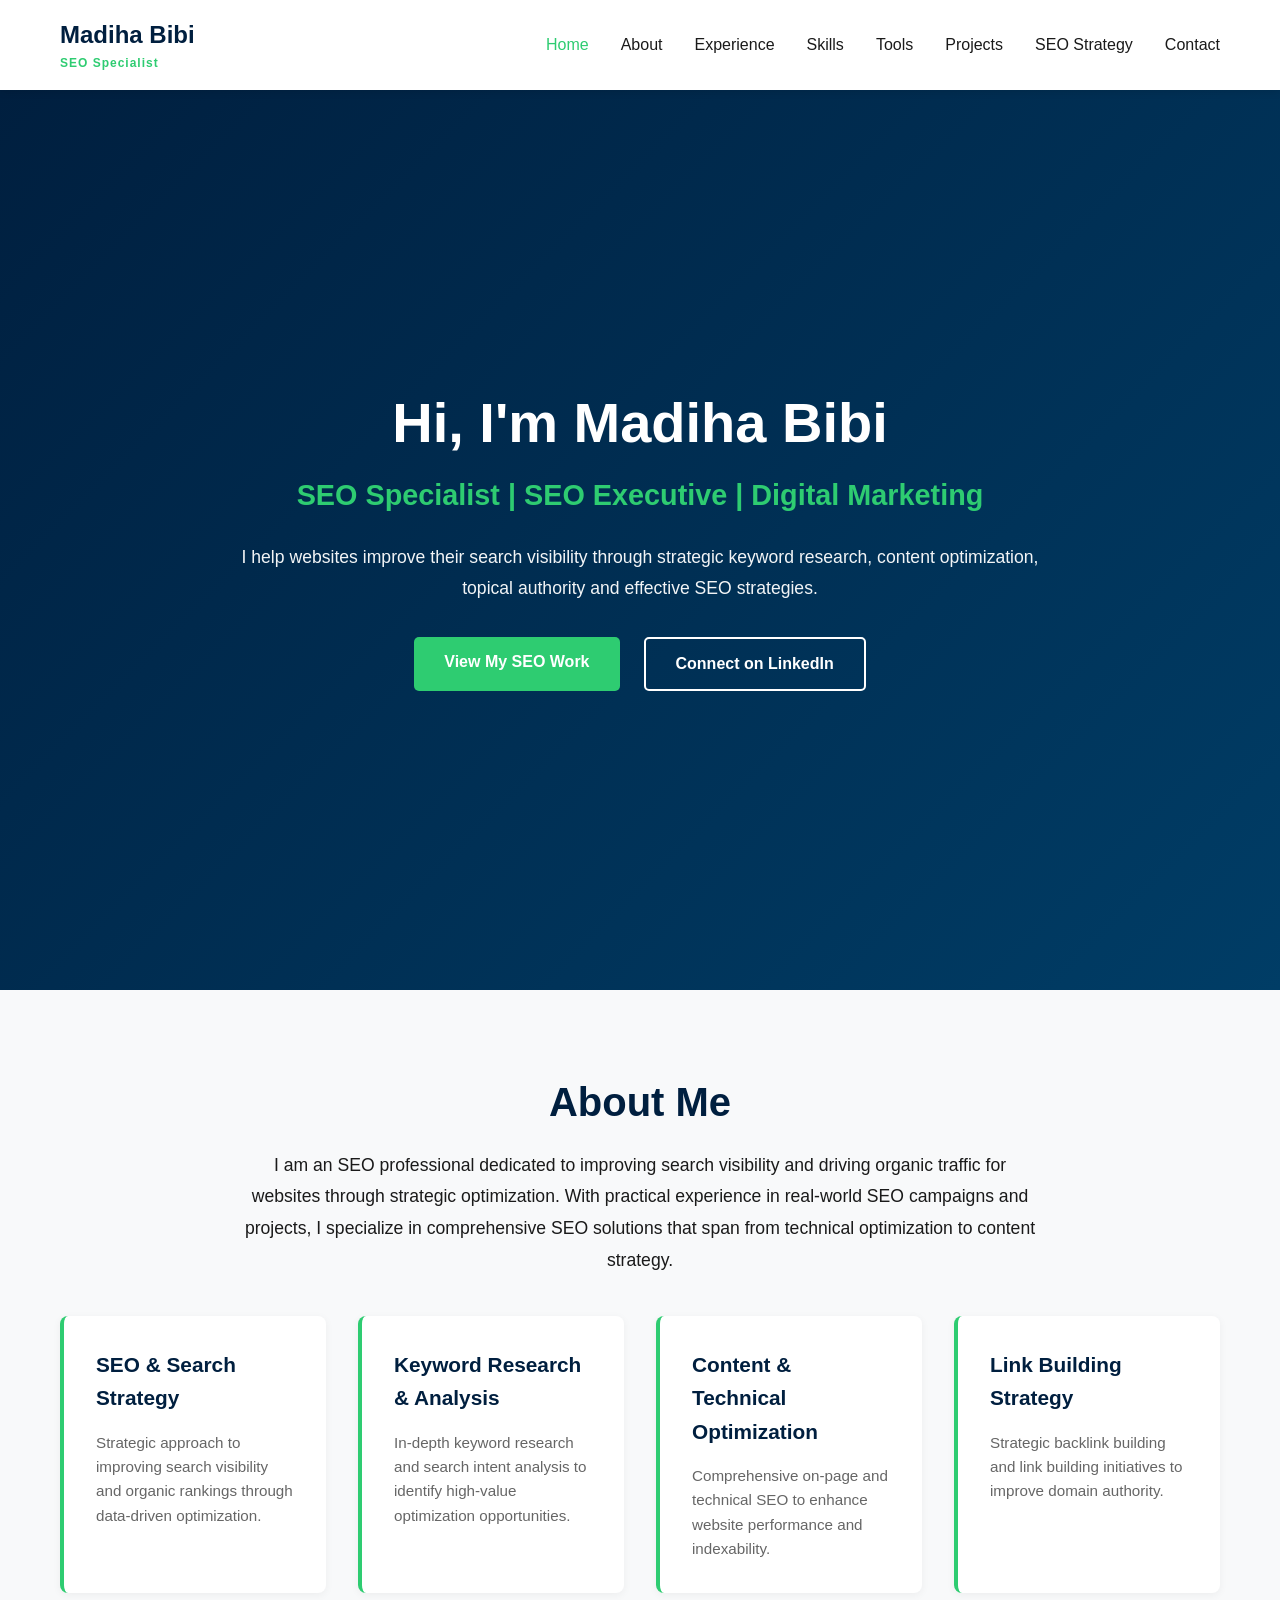
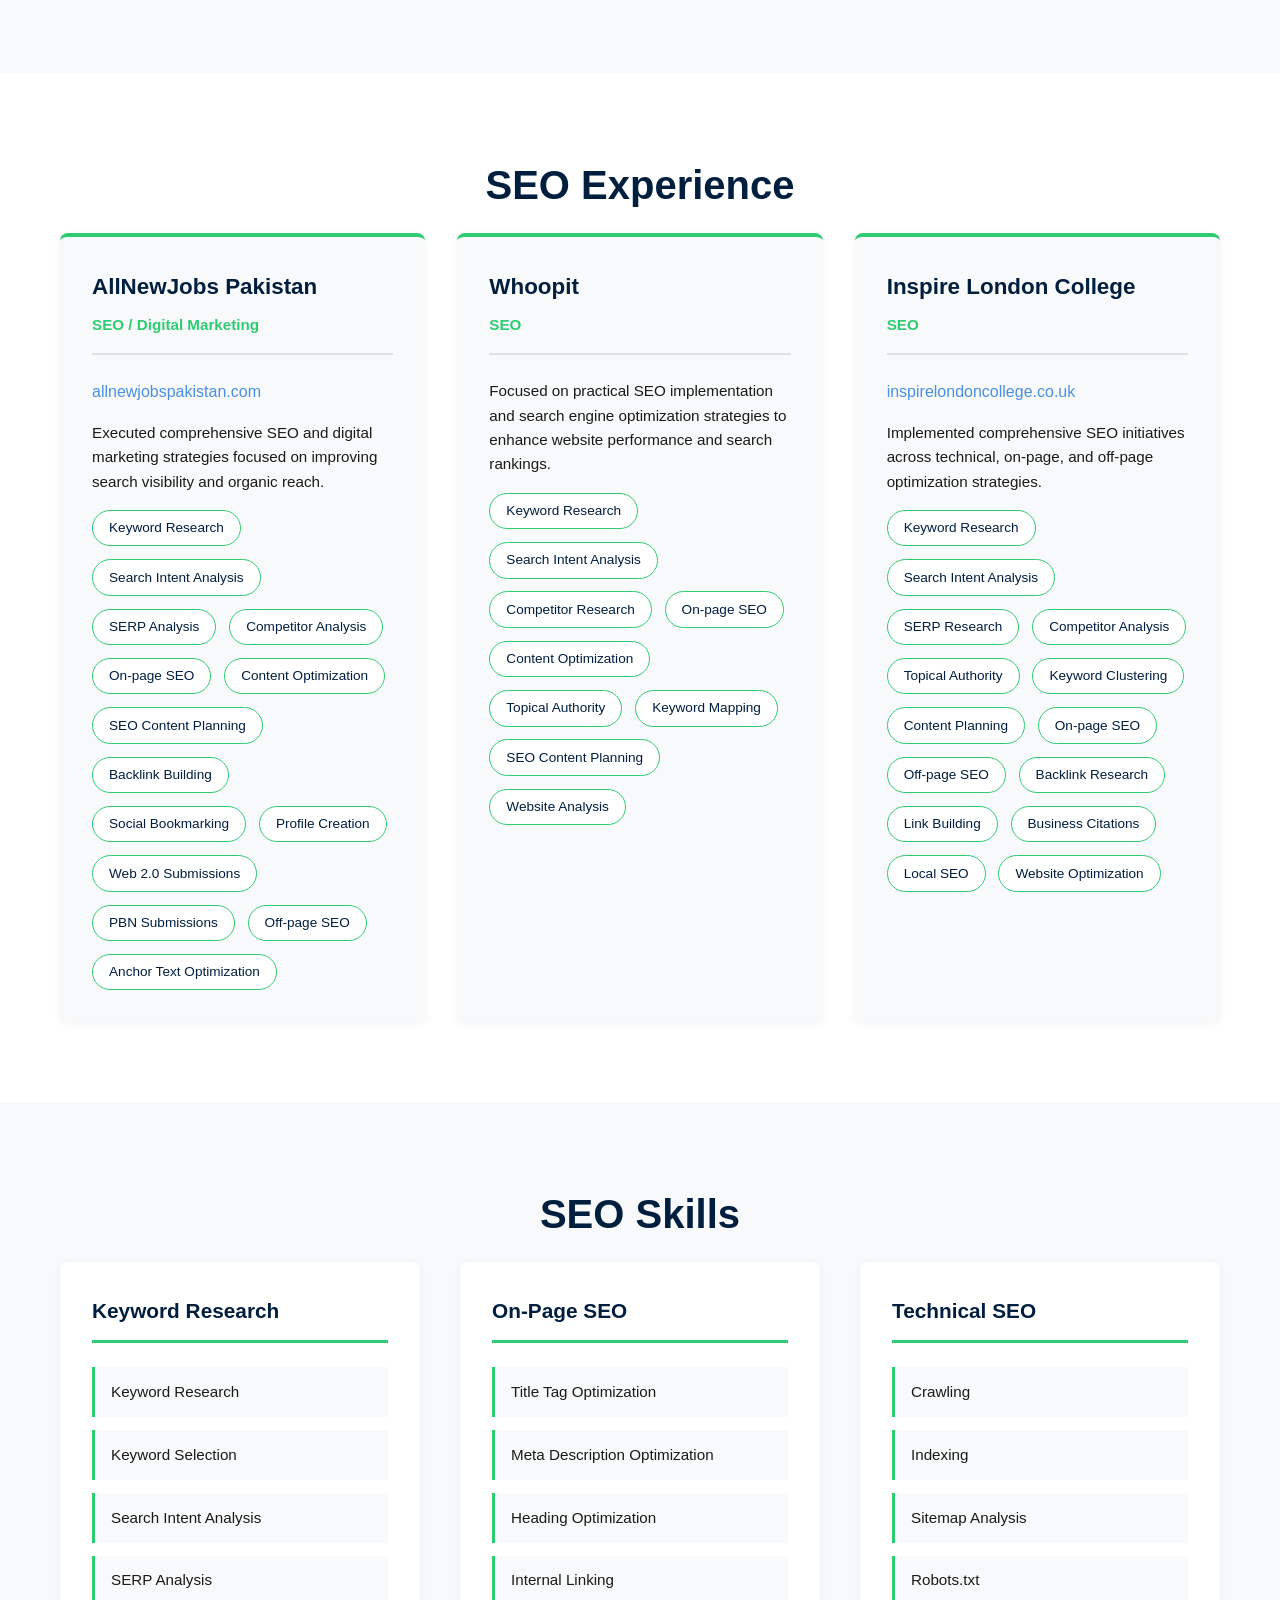
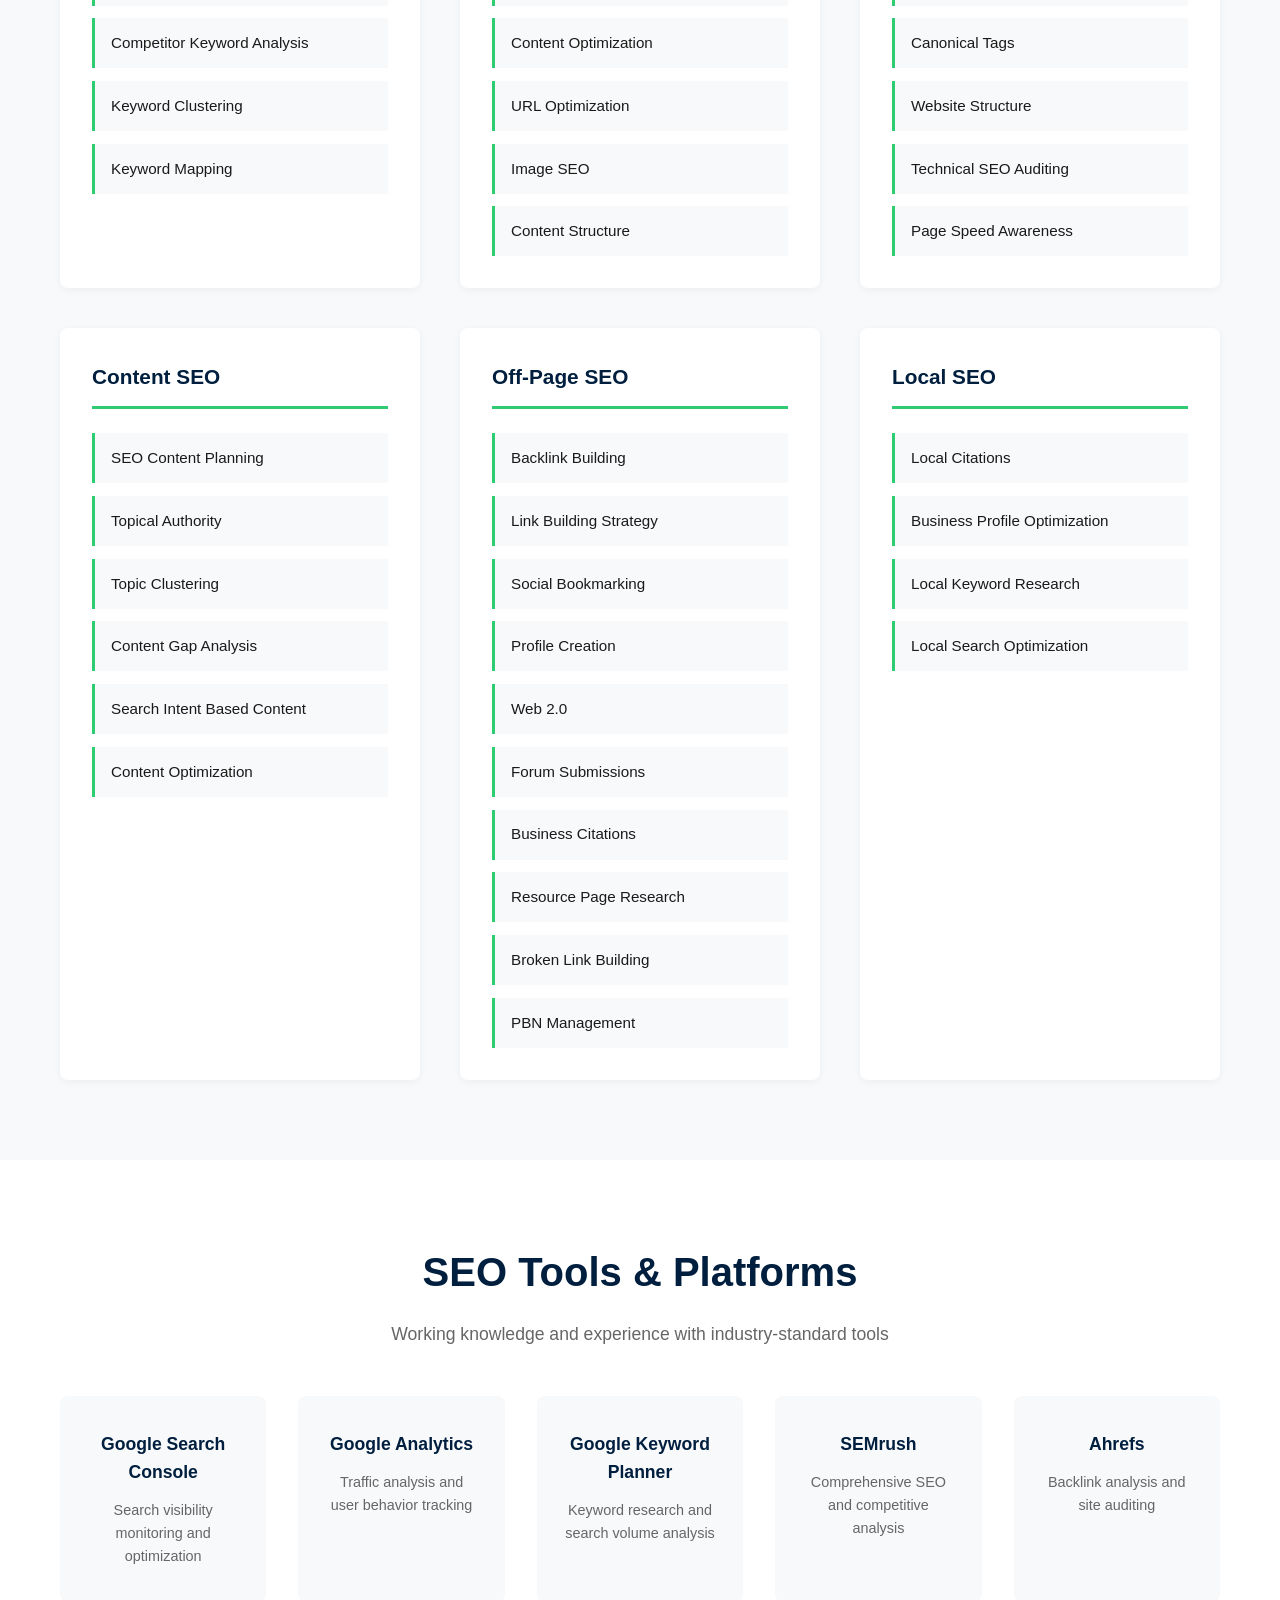
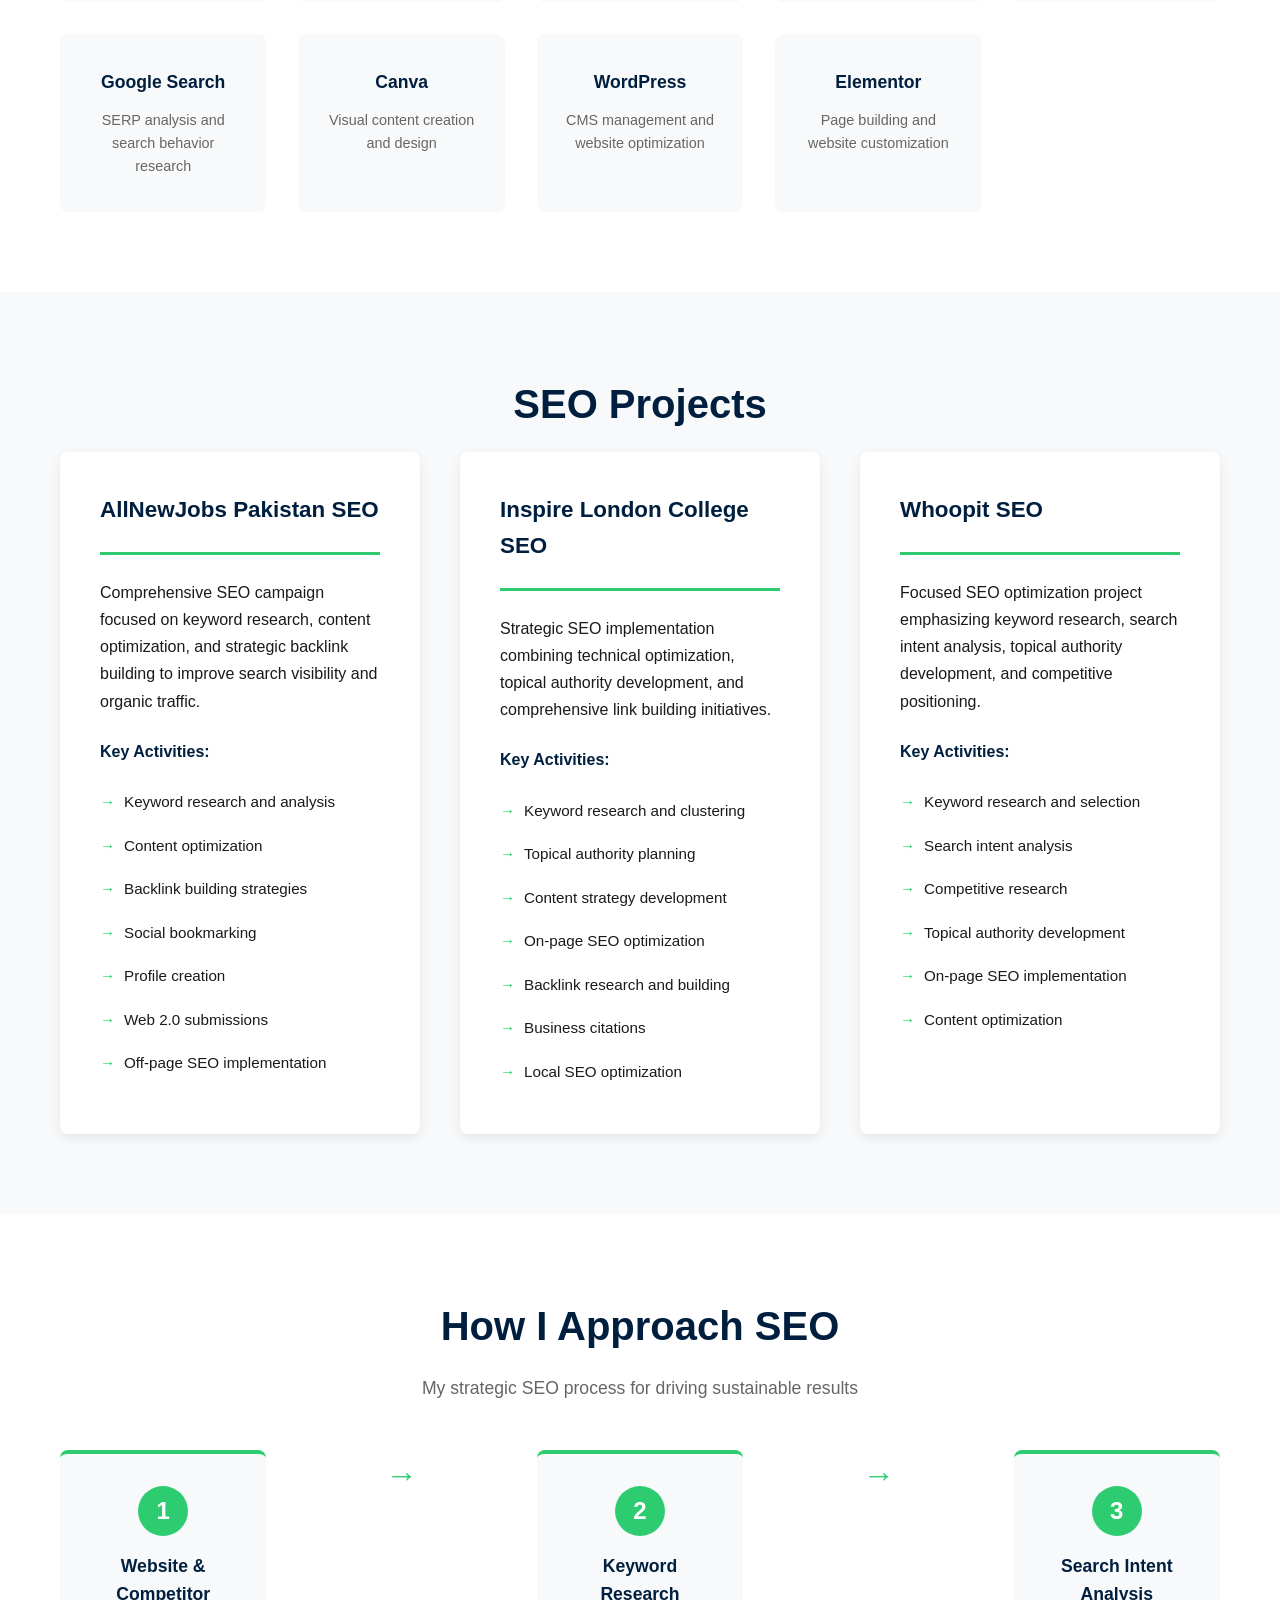
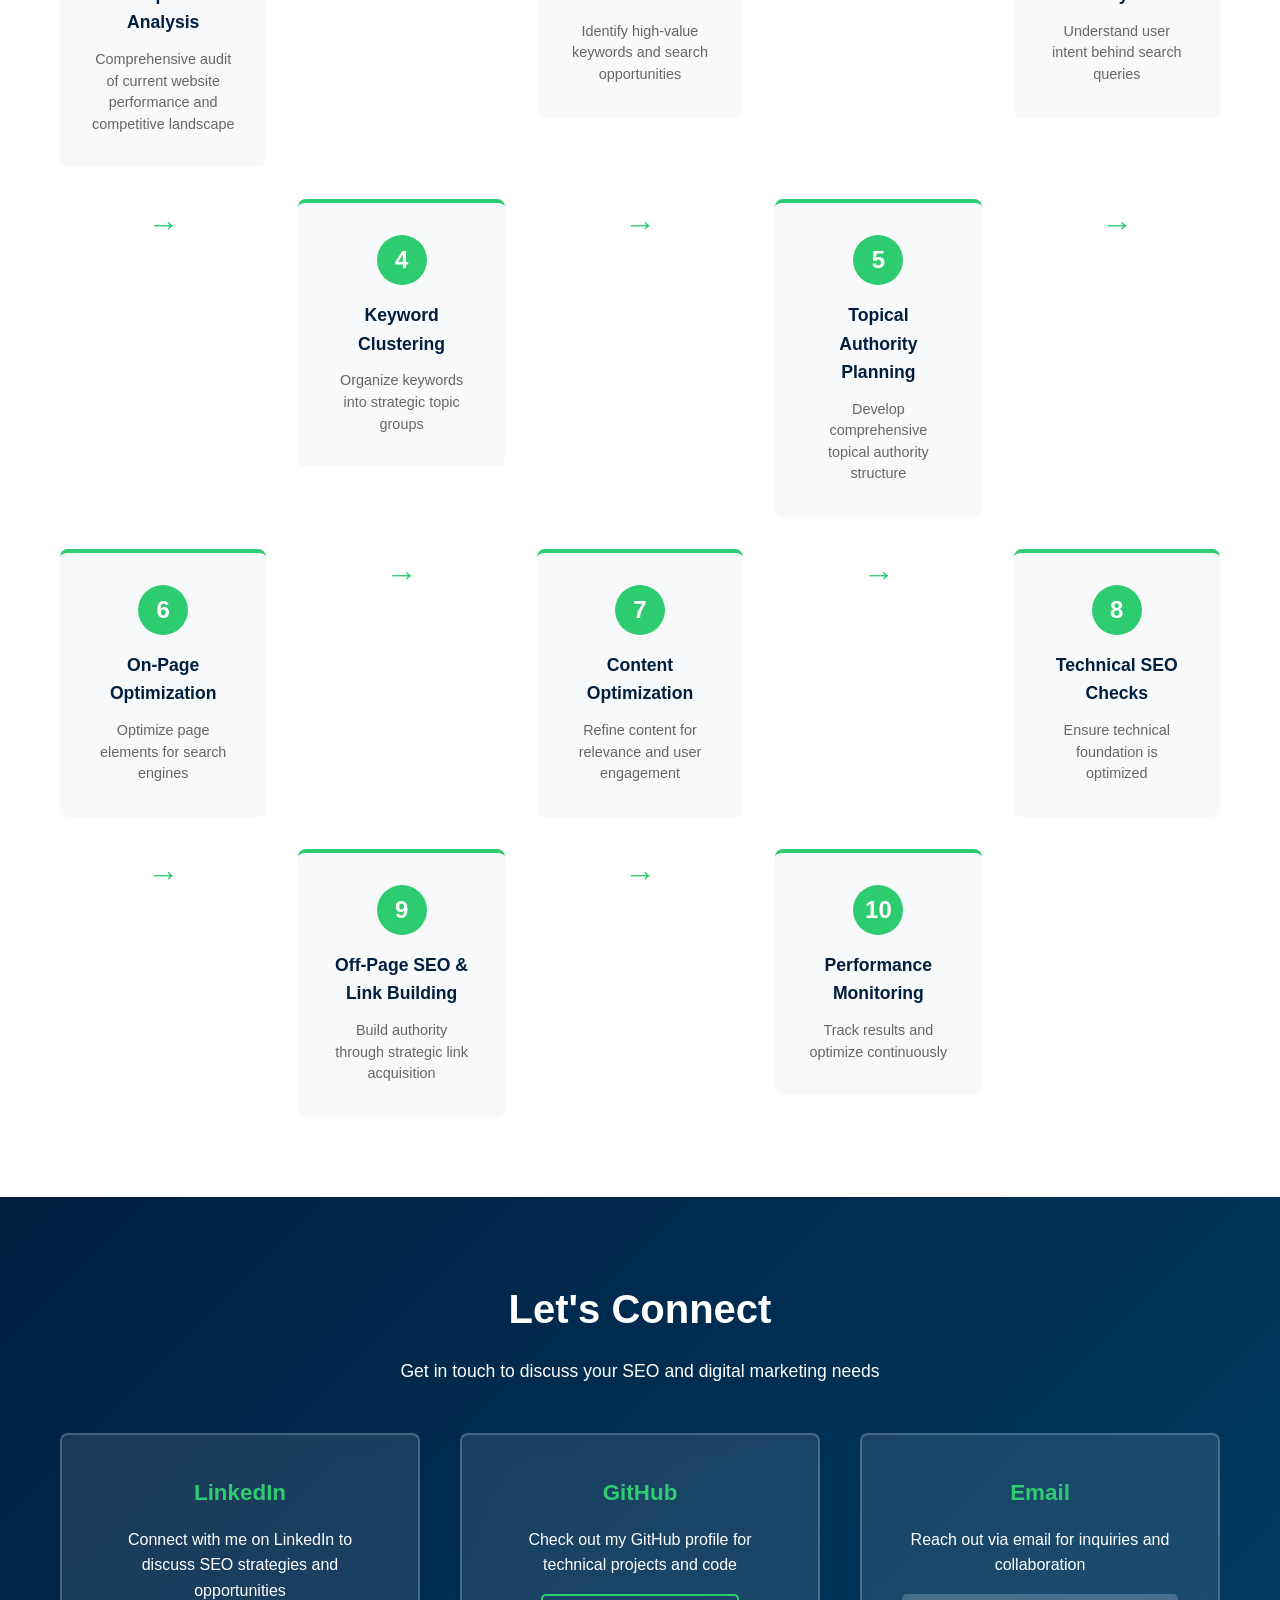
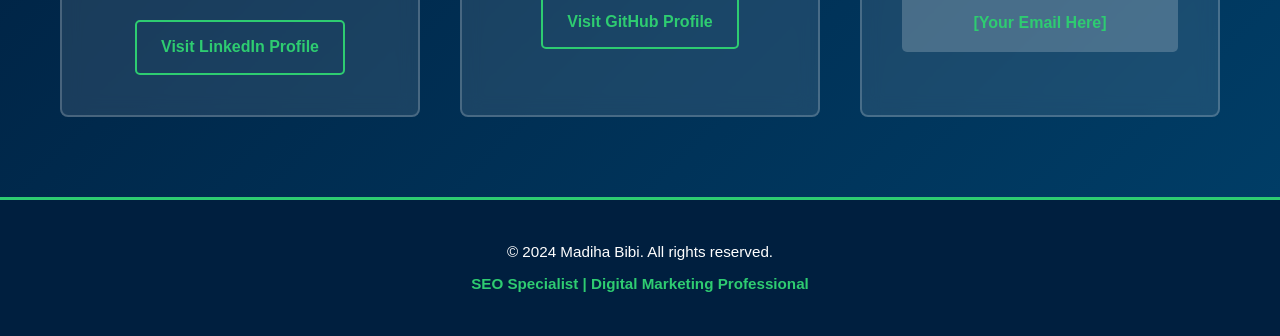
<file: index.html>
<!DOCTYPE html>
<html lang="en">
<head>
    <meta charset="UTF-8">
    <meta name="viewport" content="width=device-width, initial-scale=1.0">
    <meta name="description" content="Madiha Bibi - SEO Specialist & Digital Marketing Professional. Expert in keyword research, content optimization, technical SEO, and link building strategies.">
    <meta name="keywords" content="SEO, Digital Marketing, Keyword Research, Content Optimization, Technical SEO, Link Building">
    <meta name="google-site-verification" content="T4ngSgJh2i5nm80GUe09d8DK3U6ITZxuXnrT5snzVE8" />
    <meta name="author" content="Madiha Bibi">
    
    <!-- Open Graph Tags -->
    <meta property="og:title" content="Madiha Bibi - SEO Specialist & Digital Marketing Professional">
    <meta property="og:description" content="Expert SEO professional specializing in keyword research, content optimization, and strategic link building.">
    <meta property="og:type" content="website">
    <meta property="og:url" content="">
    
    <title>Madiha Bibi - SEO Specialist & Digital Marketing Professional</title>
    <link rel="stylesheet" href="style.css">
</head>
<body>
    <!-- Navigation -->
    <nav class="navbar">
        <div class="nav-container">
            <div class="nav-logo">
                <span class="logo-text">Madiha Bibi</span>
                <span class="logo-subtitle">SEO Specialist</span>
            </div>
            <ul class="nav-menu">
                <li class="nav-item"><a href="#home" class="nav-link">Home</a></li>
                <li class="nav-item"><a href="#about" class="nav-link">About</a></li>
                <li class="nav-item"><a href="#experience" class="nav-link">Experience</a></li>
                <li class="nav-item"><a href="#skills" class="nav-link">Skills</a></li>
                <li class="nav-item"><a href="#tools" class="nav-link">Tools</a></li>
                <li class="nav-item"><a href="#projects" class="nav-link">Projects</a></li>
                <li class="nav-item"><a href="#strategy" class="nav-link">SEO Strategy</a></li>
                <li class="nav-item"><a href="#contact" class="nav-link">Contact</a></li>
            </ul>
            <div class="hamburger">
                <span class="bar"></span>
                <span class="bar"></span>
                <span class="bar"></span>
            </div>
        </div>
    </nav>

    <!-- Hero Section -->
    <section id="home" class="hero">
        <div class="hero-content">
            <h1 class="hero-title">Hi, I'm Madiha Bibi</h1>
            <p class="hero-subtitle">SEO Specialist | SEO Executive | Digital Marketing</p>
            <p class="hero-description">I help websites improve their search visibility through strategic keyword research, content optimization, topical authority and effective SEO strategies.</p>
            <div class="hero-buttons">
                <a href="#projects" class="btn btn-primary">View My SEO Work</a>
                <a href="https://www.linkedin.com/in/madiha-bibi-seo/" target="_blank" class="btn btn-secondary">Connect on LinkedIn</a>
            </div>
        </div>
    </section>

    <!-- About Section -->
    <section id="about" class="about">
        <div class="container">
            <h2 class="section-title">About Me</h2>
            <div class="about-content">
                <p class="about-text">I am an SEO professional dedicated to improving search visibility and driving organic traffic for websites through strategic optimization. With practical experience in real-world SEO campaigns and projects, I specialize in comprehensive SEO solutions that span from technical optimization to content strategy.</p>
                
                <div class="about-highlights">
                    <div class="highlight-card">
                        <h3>SEO & Search Strategy</h3>
                        <p>Strategic approach to improving search visibility and organic rankings through data-driven optimization.</p>
                    </div>
                    <div class="highlight-card">
                        <h3>Keyword Research & Analysis</h3>
                        <p>In-depth keyword research and search intent analysis to identify high-value optimization opportunities.</p>
                    </div>
                    <div class="highlight-card">
                        <h3>Content & Technical Optimization</h3>
                        <p>Comprehensive on-page and technical SEO to enhance website performance and indexability.</p>
                    </div>
                    <div class="highlight-card">
                        <h3>Link Building Strategy</h3>
                        <p>Strategic backlink building and link building initiatives to improve domain authority.</p>
                    </div>
                </div>
            </div>
        </div>
    </section>

    <!-- SEO Experience Section -->
    <section id="experience" class="experience">
        <div class="container">
            <h2 class="section-title">SEO Experience</h2>
            
            <div class="experience-grid">
                <!-- AllNewJobs Pakistan -->
                <div class="experience-card">
                    <div class="experience-header">
                        <h3 class="experience-title">AllNewJobs Pakistan</h3>
                        <span class="experience-position">SEO / Digital Marketing</span>
                    </div>
                    <p class="experience-url"><a href="https://allnewjobspakistan.com/" target="_blank">allnewjobspakistan.com</a></p>
                    <div class="experience-details">
                        <p class="experience-intro">Executed comprehensive SEO and digital marketing strategies focused on improving search visibility and organic reach.</p>
                        <div class="skills-list">
                            <span class="skill-tag">Keyword Research</span>
                            <span class="skill-tag">Search Intent Analysis</span>
                            <span class="skill-tag">SERP Analysis</span>
                            <span class="skill-tag">Competitor Analysis</span>
                            <span class="skill-tag">On-page SEO</span>
                            <span class="skill-tag">Content Optimization</span>
                            <span class="skill-tag">SEO Content Planning</span>
                            <span class="skill-tag">Backlink Building</span>
                            <span class="skill-tag">Social Bookmarking</span>
                            <span class="skill-tag">Profile Creation</span>
                            <span class="skill-tag">Web 2.0 Submissions</span>
                            <span class="skill-tag">PBN Submissions</span>
                            <span class="skill-tag">Off-page SEO</span>
                            <span class="skill-tag">Anchor Text Optimization</span>
                        </div>
                    </div>
                </div>

                <!-- Whoopit -->
                <div class="experience-card">
                    <div class="experience-header">
                        <h3 class="experience-title">Whoopit</h3>
                        <span class="experience-position">SEO</span>
                    </div>
                    <div class="experience-details">
                        <p class="experience-intro">Focused on practical SEO implementation and search engine optimization strategies to enhance website performance and search rankings.</p>
                        <div class="skills-list">
                            <span class="skill-tag">Keyword Research</span>
                            <span class="skill-tag">Search Intent Analysis</span>
                            <span class="skill-tag">Competitor Research</span>
                            <span class="skill-tag">On-page SEO</span>
                            <span class="skill-tag">Content Optimization</span>
                            <span class="skill-tag">Topical Authority</span>
                            <span class="skill-tag">Keyword Mapping</span>
                            <span class="skill-tag">SEO Content Planning</span>
                            <span class="skill-tag">Website Analysis</span>
                        </div>
                    </div>
                </div>

                <!-- Inspire London College -->
                <div class="experience-card">
                    <div class="experience-header">
                        <h3 class="experience-title">Inspire London College</h3>
                        <span class="experience-position">SEO</span>
                    </div>
                    <p class="experience-url"><a href="https://inspirelondoncollege.co.uk/" target="_blank">inspirelondoncollege.co.uk</a></p>
                    <div class="experience-details">
                        <p class="experience-intro">Implemented comprehensive SEO initiatives across technical, on-page, and off-page optimization strategies.</p>
                        <div class="skills-list">
                            <span class="skill-tag">Keyword Research</span>
                            <span class="skill-tag">Search Intent Analysis</span>
                            <span class="skill-tag">SERP Research</span>
                            <span class="skill-tag">Competitor Analysis</span>
                            <span class="skill-tag">Topical Authority</span>
                            <span class="skill-tag">Keyword Clustering</span>
                            <span class="skill-tag">Content Planning</span>
                            <span class="skill-tag">On-page SEO</span>
                            <span class="skill-tag">Off-page SEO</span>
                            <span class="skill-tag">Backlink Research</span>
                            <span class="skill-tag">Link Building</span>
                            <span class="skill-tag">Business Citations</span>
                            <span class="skill-tag">Local SEO</span>
                            <span class="skill-tag">Website Optimization</span>
                        </div>
                    </div>
                </div>
            </div>
        </div>
    </section>

    <!-- Skills Section -->
    <section id="skills" class="skills">
        <div class="container">
            <h2 class="section-title">SEO Skills</h2>
            
            <div class="skills-categories">
                <!-- Keyword Research -->
                <div class="skill-category">
                    <h3 class="category-title">Keyword Research</h3>
                    <div class="skill-items">
                        <div class="skill-item">Keyword Research</div>
                        <div class="skill-item">Keyword Selection</div>
                        <div class="skill-item">Search Intent Analysis</div>
                        <div class="skill-item">SERP Analysis</div>
                        <div class="skill-item">Competitor Keyword Analysis</div>
                        <div class="skill-item">Keyword Clustering</div>
                        <div class="skill-item">Keyword Mapping</div>
                    </div>
                </div>

                <!-- On-Page SEO -->
                <div class="skill-category">
                    <h3 class="category-title">On-Page SEO</h3>
                    <div class="skill-items">
                        <div class="skill-item">Title Tag Optimization</div>
                        <div class="skill-item">Meta Description Optimization</div>
                        <div class="skill-item">Heading Optimization</div>
                        <div class="skill-item">Internal Linking</div>
                        <div class="skill-item">Content Optimization</div>
                        <div class="skill-item">URL Optimization</div>
                        <div class="skill-item">Image SEO</div>
                        <div class="skill-item">Content Structure</div>
                    </div>
                </div>

                <!-- Technical SEO -->
                <div class="skill-category">
                    <h3 class="category-title">Technical SEO</h3>
                    <div class="skill-items">
                        <div class="skill-item">Crawling</div>
                        <div class="skill-item">Indexing</div>
                        <div class="skill-item">Sitemap Analysis</div>
                        <div class="skill-item">Robots.txt</div>
                        <div class="skill-item">Canonical Tags</div>
                        <div class="skill-item">Website Structure</div>
                        <div class="skill-item">Technical SEO Auditing</div>
                        <div class="skill-item">Page Speed Awareness</div>
                    </div>
                </div>

                <!-- Content SEO -->
                <div class="skill-category">
                    <h3 class="category-title">Content SEO</h3>
                    <div class="skill-items">
                        <div class="skill-item">SEO Content Planning</div>
                        <div class="skill-item">Topical Authority</div>
                        <div class="skill-item">Topic Clustering</div>
                        <div class="skill-item">Content Gap Analysis</div>
                        <div class="skill-item">Search Intent Based Content</div>
                        <div class="skill-item">Content Optimization</div>
                    </div>
                </div>

                <!-- Off-Page SEO -->
                <div class="skill-category">
                    <h3 class="category-title">Off-Page SEO</h3>
                    <div class="skill-items">
                        <div class="skill-item">Backlink Building</div>
                        <div class="skill-item">Link Building Strategy</div>
                        <div class="skill-item">Social Bookmarking</div>
                        <div class="skill-item">Profile Creation</div>
                        <div class="skill-item">Web 2.0</div>
                        <div class="skill-item">Forum Submissions</div>
                        <div class="skill-item">Business Citations</div>
                        <div class="skill-item">Resource Page Research</div>
                        <div class="skill-item">Broken Link Building</div>
                        <div class="skill-item">PBN Management</div>
                    </div>
                </div>

                <!-- Local SEO -->
                <div class="skill-category">
                    <h3 class="category-title">Local SEO</h3>
                    <div class="skill-items">
                        <div class="skill-item">Local Citations</div>
                        <div class="skill-item">Business Profile Optimization</div>
                        <div class="skill-item">Local Keyword Research</div>
                        <div class="skill-item">Local Search Optimization</div>
                    </div>
                </div>
            </div>
        </div>
    </section>

    <!-- Tools Section -->
    <section id="tools" class="tools">
        <div class="container">
            <h2 class="section-title">SEO Tools & Platforms</h2>
            <p class="section-subtitle">Working knowledge and experience with industry-standard tools</p>
            
            <div class="tools-grid">
                <div class="tool-card">
                    <h3>Google Search Console</h3>
                    <p>Search visibility monitoring and optimization</p>
                </div>
                <div class="tool-card">
                    <h3>Google Analytics</h3>
                    <p>Traffic analysis and user behavior tracking</p>
                </div>
                <div class="tool-card">
                    <h3>Google Keyword Planner</h3>
                    <p>Keyword research and search volume analysis</p>
                </div>
                <div class="tool-card">
                    <h3>SEMrush</h3>
                    <p>Comprehensive SEO and competitive analysis</p>
                </div>
                <div class="tool-card">
                    <h3>Ahrefs</h3>
                    <p>Backlink analysis and site auditing</p>
                </div>
                <div class="tool-card">
                    <h3>Google Search</h3>
                    <p>SERP analysis and search behavior research</p>
                </div>
                <div class="tool-card">
                    <h3>Canva</h3>
                    <p>Visual content creation and design</p>
                </div>
                <div class="tool-card">
                    <h3>WordPress</h3>
                    <p>CMS management and website optimization</p>
                </div>
                <div class="tool-card">
                    <h3>Elementor</h3>
                    <p>Page building and website customization</p>
                </div>
            </div>
        </div>
    </section>

    <!-- SEO Projects Section -->
    <section id="projects" class="projects">
        <div class="container">
            <h2 class="section-title">SEO Projects</h2>
            
            <div class="projects-grid">
                <!-- AllNewJobs Pakistan SEO -->
                <div class="project-card">
                    <div class="project-header">
                        <h3 class="project-title">AllNewJobs Pakistan SEO</h3>
                    </div>
                    <p class="project-description">Comprehensive SEO campaign focused on keyword research, content optimization, and strategic backlink building to improve search visibility and organic traffic.</p>
                    <div class="project-activities">
                        <h4>Key Activities:</h4>
                        <ul>
                            <li>Keyword research and analysis</li>
                            <li>Content optimization</li>
                            <li>Backlink building strategies</li>
                            <li>Social bookmarking</li>
                            <li>Profile creation</li>
                            <li>Web 2.0 submissions</li>
                            <li>Off-page SEO implementation</li>
                        </ul>
                    </div>
                </div>

                <!-- Inspire London College SEO -->
                <div class="project-card">
                    <div class="project-header">
                        <h3 class="project-title">Inspire London College SEO</h3>
                    </div>
                    <p class="project-description">Strategic SEO implementation combining technical optimization, topical authority development, and comprehensive link building initiatives.</p>
                    <div class="project-activities">
                        <h4>Key Activities:</h4>
                        <ul>
                            <li>Keyword research and clustering</li>
                            <li>Topical authority planning</li>
                            <li>Content strategy development</li>
                            <li>On-page SEO optimization</li>
                            <li>Backlink research and building</li>
                            <li>Business citations</li>
                            <li>Local SEO optimization</li>
                        </ul>
                    </div>
                </div>

                <!-- Whoopit SEO -->
                <div class="project-card">
                    <div class="project-header">
                        <h3 class="project-title">Whoopit SEO</h3>
                    </div>
                    <p class="project-description">Focused SEO optimization project emphasizing keyword research, search intent analysis, topical authority development, and competitive positioning.</p>
                    <div class="project-activities">
                        <h4>Key Activities:</h4>
                        <ul>
                            <li>Keyword research and selection</li>
                            <li>Search intent analysis</li>
                            <li>Competitive research</li>
                            <li>Topical authority development</li>
                            <li>On-page SEO implementation</li>
                            <li>Content optimization</li>
                        </ul>
                    </div>
                </div>
            </div>
        </div>
    </section>

    <!-- SEO Strategy Section -->
    <section id="strategy" class="strategy">
        <div class="container">
            <h2 class="section-title">How I Approach SEO</h2>
            <p class="section-subtitle">My strategic SEO process for driving sustainable results</p>
            
            <div class="strategy-workflow">
                <div class="strategy-step">
                    <div class="step-number">1</div>
                    <h3>Website & Competitor Analysis</h3>
                    <p>Comprehensive audit of current website performance and competitive landscape</p>
                </div>
                <div class="strategy-arrow">→</div>
                <div class="strategy-step">
                    <div class="step-number">2</div>
                    <h3>Keyword Research</h3>
                    <p>Identify high-value keywords and search opportunities</p>
                </div>
                <div class="strategy-arrow">→</div>
                <div class="strategy-step">
                    <div class="step-number">3</div>
                    <h3>Search Intent Analysis</h3>
                    <p>Understand user intent behind search queries</p>
                </div>
                <div class="strategy-arrow">→</div>
                <div class="strategy-step">
                    <div class="step-number">4</div>
                    <h3>Keyword Clustering</h3>
                    <p>Organize keywords into strategic topic groups</p>
                </div>
                <div class="strategy-arrow">→</div>
                <div class="strategy-step">
                    <div class="step-number">5</div>
                    <h3>Topical Authority Planning</h3>
                    <p>Develop comprehensive topical authority structure</p>
                </div>
                <div class="strategy-arrow">→</div>
                <div class="strategy-step">
                    <div class="step-number">6</div>
                    <h3>On-Page Optimization</h3>
                    <p>Optimize page elements for search engines</p>
                </div>
                <div class="strategy-arrow">→</div>
                <div class="strategy-step">
                    <div class="step-number">7</div>
                    <h3>Content Optimization</h3>
                    <p>Refine content for relevance and user engagement</p>
                </div>
                <div class="strategy-arrow">→</div>
                <div class="strategy-step">
                    <div class="step-number">8</div>
                    <h3>Technical SEO Checks</h3>
                    <p>Ensure technical foundation is optimized</p>
                </div>
                <div class="strategy-arrow">→</div>
                <div class="strategy-step">
                    <div class="step-number">9</div>
                    <h3>Off-Page SEO & Link Building</h3>
                    <p>Build authority through strategic link acquisition</p>
                </div>
                <div class="strategy-arrow">→</div>
                <div class="strategy-step">
                    <div class="step-number">10</div>
                    <h3>Performance Monitoring</h3>
                    <p>Track results and optimize continuously</p>
                </div>
            </div>
        </div>
    </section>

    <!-- Contact Section -->
    <section id="contact" class="contact">
        <div class="container">
            <h2 class="section-title">Let's Connect</h2>
            <p class="section-subtitle">Get in touch to discuss your SEO and digital marketing needs</p>
            
            <div class="contact-content">
                <div class="contact-card">
                    <h3>LinkedIn</h3>
                    <p>Connect with me on LinkedIn to discuss SEO strategies and opportunities</p>
                    <a href="https://www.linkedin.com/in/madiha-bibi-seo/" target="_blank" class="contact-link">Visit LinkedIn Profile</a>
                </div>
                <div class="contact-card">
                    <h3>GitHub</h3>
                    <p>Check out my GitHub profile for technical projects and code</p>
                    <a href="https://github.com/M45-dot" target="_blank" class="contact-link">Visit GitHub Profile</a>
                </div>
                <div class="contact-card">
                    <h3>Email</h3>
                    <p>Reach out via email for inquiries and collaboration</p>
                    <p class="email-placeholder">[Your Email Here]</p>
                </div>
            </div>
        </div>
    </section>

    <!-- Footer -->
    <footer class="footer">
        <div class="container">
            <p>&copy; 2024 Madiha Bibi. All rights reserved.</p>
            <p>SEO Specialist | Digital Marketing Professional</p>
        </div>
    </footer>

    <script src="script.js"></script>
</body>
</html>
</file>
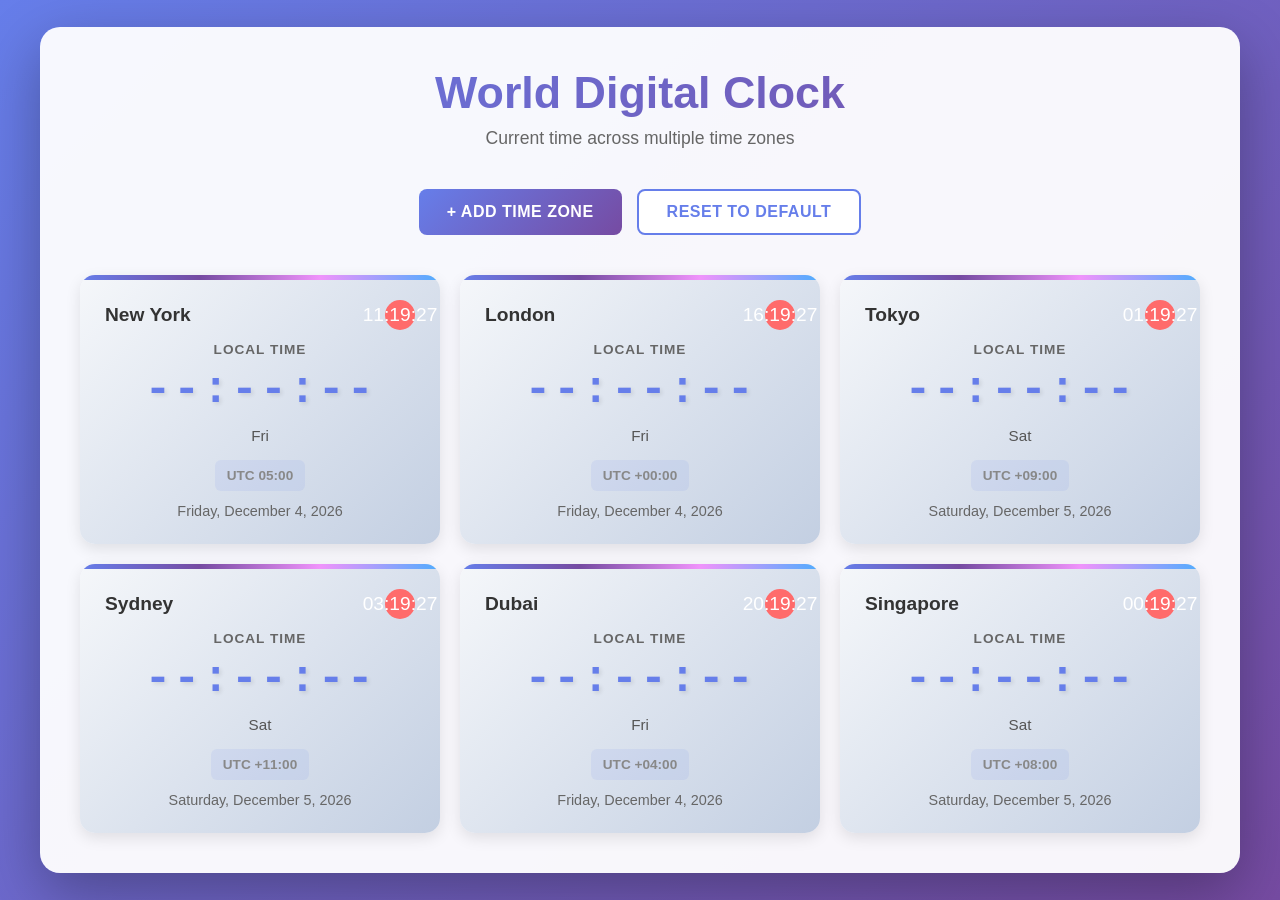
<file: clock.html>
<!DOCTYPE html>
<html lang="en">
<head>
    <meta charset="UTF-8">
    <meta name="viewport" content="width=device-width, initial-scale=1.0">
    <meta name="description" content="Digital Clock - Display current time in different time zones">
    <meta name="keywords" content="clock, time zones, digital clock, world clock">
    <meta name="author" content="Madiha Bibi">
    
    <title>Digital Clock - Multiple Time Zones</title>
    <link rel="stylesheet" href="clock-style.css">
</head>
<body>
    <div class="clock-container">
        <div class="header">
            <h1>World Digital Clock</h1>
            <p class="subtitle">Current time across multiple time zones</p>
        </div>

        <div class="controls">
            <button id="add-timezone-btn" class="btn btn-primary">+ Add Time Zone</button>
            <button id="reset-btn" class="btn btn-secondary">Reset to Default</button>
        </div>

        <div class="timezone-grid" id="timezone-grid">
            <!-- Time zones will be inserted here by JavaScript -->
        </div>
    </div>

    <!-- Modal for adding new time zone -->
    <div id="timezone-modal" class="modal">
        <div class="modal-content">
            <span class="close">&times;</span>
            <h2>Add Time Zone</h2>
            <select id="timezone-select">
                <option value="">Select a time zone...</option>
            </select>
            <button id="add-confirm-btn" class="btn btn-primary">Add</button>
        </div>
    </div>

    <script src="clock-script.js"></script>
</body>
</html>
</file>
<file: style.css>
/* ===========================
   GLOBAL STYLES & VARIABLES
   =========================== */

:root {
    --primary-color: #001f3f;
    --secondary-color: #2ecc71;
    --text-dark: #1a1a1a;
    --text-light: #666666;
    --bg-light: #f8f9fa;
    --bg-white: #ffffff;
    --border-color: #e0e0e0;
    --accent-color: #4a90e2;
    --transition: all 0.3s ease;
}

* {
    margin: 0;
    padding: 0;
    box-sizing: border-box;
}

html {
    scroll-behavior: smooth;
}

body {
    font-family: 'Segoe UI', Tahoma, Geneva, Verdana, sans-serif;
    line-height: 1.6;
    color: var(--text-dark);
    background-color: var(--bg-white);
}

.container {
    max-width: 1200px;
    margin: 0 auto;
    padding: 0 20px;
}

/* ===========================
   NAVIGATION BAR
   =========================== */

.navbar {
    position: sticky;
    top: 0;
    background: var(--bg-white);
    box-shadow: 0 2px 8px rgba(0, 0, 0, 0.1);
    z-index: 1000;
    transition: var(--transition);
}

.nav-container {
    max-width: 1200px;
    margin: 0 auto;
    padding: 1rem 20px;
    display: flex;
    justify-content: space-between;
    align-items: center;
}

.nav-logo {
    display: flex;
    flex-direction: column;
    font-weight: 700;
    cursor: pointer;
}

.logo-text {
    font-size: 1.5rem;
    color: var(--primary-color);
}

.logo-subtitle {
    font-size: 0.75rem;
    color: var(--secondary-color);
    font-weight: 600;
    letter-spacing: 1px;
}

.nav-menu {
    display: flex;
    list-style: none;
    gap: 2rem;
}

.nav-link {
    color: var(--text-dark);
    text-decoration: none;
    font-weight: 500;
    transition: var(--transition);
    position: relative;
}

.nav-link:hover {
    color: var(--secondary-color);
}

.nav-link::after {
    content: '';
    position: absolute;
    bottom: -5px;
    left: 0;
    width: 0;
    height: 2px;
    background: var(--secondary-color);
    transition: var(--transition);
}

.nav-link:hover::after {
    width: 100%;
}

.hamburger {
    display: none;
    flex-direction: column;
    cursor: pointer;
}

.bar {
    width: 25px;
    height: 3px;
    background: var(--primary-color);
    margin: 5px 0;
    transition: var(--transition);
    border-radius: 2px;
}

/* ===========================
   HERO SECTION
   =========================== */

.hero {
    min-height: 100vh;
    display: flex;
    align-items: center;
    justify-content: center;
    background: linear-gradient(135deg, var(--primary-color) 0%, #003d66 100%);
    color: var(--bg-white);
    padding: 40px 20px;
    text-align: center;
}

.hero-content {
    max-width: 800px;
    animation: fadeInUp 0.8s ease;
}

.hero-title {
    font-size: 3.5rem;
    font-weight: 800;
    margin-bottom: 1rem;
    line-height: 1.2;
}

.hero-subtitle {
    font-size: 1.8rem;
    color: var(--secondary-color);
    margin-bottom: 1.5rem;
    font-weight: 600;
}

.hero-description {
    font-size: 1.1rem;
    margin-bottom: 2rem;
    line-height: 1.8;
    opacity: 0.95;
}

.hero-buttons {
    display: flex;
    gap: 1.5rem;
    justify-content: center;
    flex-wrap: wrap;
}

.btn {
    padding: 12px 30px;
    border: none;
    border-radius: 5px;
    font-size: 1rem;
    font-weight: 600;
    cursor: pointer;
    text-decoration: none;
    display: inline-block;
    transition: var(--transition);
}

.btn-primary {
    background: var(--secondary-color);
    color: var(--bg-white);
}

.btn-primary:hover {
    background: #27ae60;
    transform: translateY(-2px);
    box-shadow: 0 8px 16px rgba(46, 204, 113, 0.3);
}

.btn-secondary {
    background: transparent;
    color: var(--bg-white);
    border: 2px solid var(--bg-white);
}

.btn-secondary:hover {
    background: var(--bg-white);
    color: var(--primary-color);
    transform: translateY(-2px);
}

@keyframes fadeInUp {
    from {
        opacity: 0;
        transform: translateY(30px);
    }
    to {
        opacity: 1;
        transform: translateY(0);
    }
}

/* ===========================
   SECTION STYLES
   =========================== */

section {
    padding: 80px 20px;
}

.section-title {
    font-size: 2.5rem;
    font-weight: 800;
    color: var(--primary-color);
    margin-bottom: 1rem;
    text-align: center;
}

.section-subtitle {
    text-align: center;
    color: var(--text-light);
    font-size: 1.1rem;
    margin-bottom: 3rem;
}

/* ===========================
   ABOUT SECTION
   =========================== */

.about {
    background: var(--bg-light);
}

.about-text {
    font-size: 1.1rem;
    line-height: 1.8;
    color: var(--text-dark);
    margin-bottom: 2.5rem;
    text-align: center;
    max-width: 800px;
    margin-left: auto;
    margin-right: auto;
}

.about-highlights {
    display: grid;
    grid-template-columns: repeat(auto-fit, minmax(250px, 1fr));
    gap: 2rem;
    margin-top: 2rem;
}

.highlight-card {
    background: var(--bg-white);
    padding: 2rem;
    border-radius: 8px;
    border-left: 4px solid var(--secondary-color);
    transition: var(--transition);
    box-shadow: 0 2px 8px rgba(0, 0, 0, 0.05);
}

.highlight-card:hover {
    transform: translateY(-5px);
    box-shadow: 0 8px 16px rgba(0, 0, 0, 0.1);
}

.highlight-card h3 {
    color: var(--primary-color);
    margin-bottom: 1rem;
    font-size: 1.3rem;
}

.highlight-card p {
    color: var(--text-light);
    font-size: 0.95rem;
}

/* ===========================
   EXPERIENCE SECTION
   =========================== */

.experience {
    background: var(--bg-white);
}

.experience-grid {
    display: grid;
    grid-template-columns: repeat(auto-fit, minmax(320px, 1fr));
    gap: 2rem;
}

.experience-card {
    background: var(--bg-light);
    padding: 2rem;
    border-radius: 8px;
    border-top: 4px solid var(--secondary-color);
    transition: var(--transition);
    box-shadow: 0 2px 8px rgba(0, 0, 0, 0.05);
}

.experience-card:hover {
    transform: translateY(-8px);
    box-shadow: 0 12px 24px rgba(0, 0, 0, 0.1);
}

.experience-header {
    display: flex;
    flex-direction: column;
    margin-bottom: 1.5rem;
    border-bottom: 2px solid var(--border-color);
    padding-bottom: 1rem;
}

.experience-title {
    color: var(--primary-color);
    font-size: 1.4rem;
    margin-bottom: 0.5rem;
}

.experience-position {
    color: var(--secondary-color);
    font-weight: 600;
    font-size: 0.95rem;
}

.experience-url {
    margin-bottom: 1rem;
}

.experience-url a {
    color: var(--accent-color);
    text-decoration: none;
    font-weight: 500;
    transition: var(--transition);
}

.experience-url a:hover {
    text-decoration: underline;
    color: var(--secondary-color);
}

.experience-intro {
    color: var(--text-dark);
    margin-bottom: 1rem;
    font-size: 0.95rem;
}

.skills-list {
    display: flex;
    flex-wrap: wrap;
    gap: 0.8rem;
}

.skill-tag {
    display: inline-block;
    background: var(--bg-white);
    color: var(--primary-color);
    padding: 0.4rem 1rem;
    border-radius: 20px;
    font-size: 0.85rem;
    font-weight: 500;
    border: 1px solid var(--secondary-color);
}

/* ===========================
   SKILLS SECTION
   =========================== */

.skills {
    background: var(--bg-light);
}

.skills-categories {
    display: grid;
    grid-template-columns: repeat(auto-fit, minmax(300px, 1fr));
    gap: 2.5rem;
}

.skill-category {
    background: var(--bg-white);
    padding: 2rem;
    border-radius: 8px;
    box-shadow: 0 2px 8px rgba(0, 0, 0, 0.05);
    transition: var(--transition);
}

.skill-category:hover {
    transform: translateY(-5px);
    box-shadow: 0 8px 16px rgba(0, 0, 0, 0.1);
}

.category-title {
    color: var(--primary-color);
    font-size: 1.3rem;
    margin-bottom: 1.5rem;
    padding-bottom: 0.8rem;
    border-bottom: 3px solid var(--secondary-color);
}

.skill-items {
    display: flex;
    flex-direction: column;
    gap: 0.8rem;
}

.skill-item {
    padding: 0.8rem;
    background: var(--bg-light);
    border-left: 3px solid var(--secondary-color);
    padding-left: 1rem;
    color: var(--text-dark);
    font-size: 0.95rem;
    transition: var(--transition);
}

.skill-item:hover {
    background: rgba(46, 204, 113, 0.1);
    padding-left: 1.3rem;
}

/* ===========================
   TOOLS SECTION
   =========================== */

.tools {
    background: var(--bg-white);
}

.tools-grid {
    display: grid;
    grid-template-columns: repeat(auto-fit, minmax(200px, 1fr));
    gap: 2rem;
}

.tool-card {
    background: var(--bg-light);
    padding: 2rem 1.5rem;
    border-radius: 8px;
    text-align: center;
    transition: var(--transition);
    border: 2px solid transparent;
}

.tool-card:hover {
    border-color: var(--secondary-color);
    transform: translateY(-5px);
    box-shadow: 0 8px 16px rgba(46, 204, 113, 0.2);
}

.tool-card h3 {
    color: var(--primary-color);
    margin-bottom: 0.8rem;
    font-size: 1.1rem;
}

.tool-card p {
    color: var(--text-light);
    font-size: 0.9rem;
}

/* ===========================
   PROJECTS SECTION
   =========================== */

.projects {
    background: var(--bg-light);
}

.projects-grid {
    display: grid;
    grid-template-columns: repeat(auto-fit, minmax(320px, 1fr));
    gap: 2.5rem;
}

.project-card {
    background: var(--bg-white);
    padding: 2.5rem;
    border-radius: 8px;
    box-shadow: 0 4px 12px rgba(0, 0, 0, 0.08);
    transition: var(--transition);
}

.project-card:hover {
    transform: translateY(-10px);
    box-shadow: 0 12px 30px rgba(0, 0, 0, 0.15);
}

.project-header {
    border-bottom: 3px solid var(--secondary-color);
    padding-bottom: 1.5rem;
    margin-bottom: 1.5rem;
}

.project-title {
    color: var(--primary-color);
    font-size: 1.4rem;
    margin: 0;
}

.project-description {
    color: var(--text-dark);
    margin-bottom: 1.5rem;
    line-height: 1.7;
}

.project-activities h4 {
    color: var(--primary-color);
    margin-bottom: 1rem;
    font-size: 1rem;
}

.project-activities ul {
    list-style: none;
    padding: 0;
}

.project-activities li {
    padding: 0.6rem 0;
    padding-left: 1.5rem;
    position: relative;
    color: var(--text-dark);
    font-size: 0.95rem;
}

.project-activities li:before {
    content: '→';
    position: absolute;
    left: 0;
    color: var(--secondary-color);
    font-weight: bold;
}

/* ===========================
   STRATEGY SECTION
   =========================== */

.strategy {
    background: var(--bg-white);
}

.strategy-workflow {
    display: grid;
    grid-template-columns: repeat(auto-fit, minmax(200px, 1fr));
    gap: 2rem;
    align-items: start;
}

.strategy-step {
    background: var(--bg-light);
    padding: 2rem;
    border-radius: 8px;
    text-align: center;
    transition: var(--transition);
    position: relative;
    border-top: 4px solid var(--secondary-color);
}

.strategy-step:hover {
    transform: translateY(-8px);
    box-shadow: 0 12px 24px rgba(0, 0, 0, 0.1);
}

.step-number {
    display: inline-flex;
    align-items: center;
    justify-content: center;
    width: 50px;
    height: 50px;
    background: var(--secondary-color);
    color: var(--bg-white);
    border-radius: 50%;
    font-size: 1.5rem;
    font-weight: bold;
    margin-bottom: 1rem;
}

.strategy-step h3 {
    color: var(--primary-color);
    margin-bottom: 0.8rem;
    font-size: 1.1rem;
}

.strategy-step p {
    color: var(--text-light);
    font-size: 0.9rem;
    line-height: 1.5;
}

.strategy-arrow {
    display: flex;
    align-items: center;
    justify-content: center;
    font-size: 2rem;
    color: var(--secondary-color);
    font-weight: bold;
}

/* ===========================
   CONTACT SECTION
   =========================== */

.contact {
    background: linear-gradient(135deg, var(--primary-color) 0%, #003d66 100%);
    color: var(--bg-white);
}

.contact .section-title,
.contact .section-subtitle {
    color: var(--bg-white);
}

.contact-content {
    display: grid;
    grid-template-columns: repeat(auto-fit, minmax(250px, 1fr));
    gap: 2.5rem;
}

.contact-card {
    background: rgba(255, 255, 255, 0.1);
    padding: 2.5rem;
    border-radius: 8px;
    border: 2px solid rgba(255, 255, 255, 0.2);
    text-align: center;
    transition: var(--transition);
    backdrop-filter: blur(10px);
}

.contact-card:hover {
    background: rgba(255, 255, 255, 0.15);
    border-color: var(--secondary-color);
    transform: translateY(-5px);
}

.contact-card h3 {
    font-size: 1.4rem;
    margin-bottom: 1rem;
    color: var(--secondary-color);
}

.contact-card p {
    margin-bottom: 1rem;
    line-height: 1.6;
}

.contact-link {
    display: inline-block;
    color: var(--secondary-color);
    text-decoration: none;
    font-weight: 600;
    padding: 0.8rem 1.5rem;
    border: 2px solid var(--secondary-color);
    border-radius: 5px;
    transition: var(--transition);
}

.contact-link:hover {
    background: var(--secondary-color);
    color: var(--primary-color);
}

.email-placeholder {
    background: rgba(255, 255, 255, 0.2);
    padding: 1rem;
    border-radius: 5px;
    font-weight: 600;
    color: var(--secondary-color);
}

/* ===========================
   FOOTER
   =========================== */

.footer {
    background: var(--primary-color);
    color: var(--bg-white);
    text-align: center;
    padding: 2rem 20px;
    border-top: 3px solid var(--secondary-color);
}

.footer p {
    margin: 0.5rem 0;
    font-size: 0.95rem;
}

.footer p:last-child {
    color: var(--secondary-color);
    font-weight: 600;
}

/* ===========================
   RESPONSIVE DESIGN
   =========================== */

@media (max-width: 768px) {
    .nav-menu {
        gap: 1rem;
    }

    .nav-link {
        font-size: 0.9rem;
    }

    .hero-title {
        font-size: 2.2rem;
    }

    .hero-subtitle {
        font-size: 1.3rem;
    }

    .hero-buttons {
        gap: 1rem;
    }

    .btn {
        padding: 10px 20px;
        font-size: 0.9rem;
    }

    .section-title {
        font-size: 2rem;
    }

    .strategy-arrow {
        display: none;
    }

    .strategy-workflow {
        grid-template-columns: repeat(2, 1fr);
    }
}

@media (max-width: 600px) {
    .hamburger {
        display: flex;
    }

    .nav-menu {
        position: absolute;
        left: -100%;
        top: 70px;
        flex-direction: column;
        background: var(--bg-white);
        width: 100%;
        text-align: center;
        transition: 0.3s;
        box-shadow: 0 10px 27px rgba(0, 0, 0, 0.05);
        padding: 2rem 0;
        gap: 0;
    }

    .nav-menu.active {
        left: 0;
    }

    .nav-item {
        padding: 1rem 0;
    }

    .hero {
        min-height: 80vh;
    }

    .hero-title {
        font-size: 1.8rem;
    }

    .hero-subtitle {
        font-size: 1.1rem;
    }

    .hero-description {
        font-size: 1rem;
    }

    .hero-buttons {
        flex-direction: column;
    }

    .section-title {
        font-size: 1.6rem;
    }

    .section-subtitle {
        font-size: 1rem;
    }

    section {
        padding: 50px 20px;
    }

    .experience-grid,
    .skills-categories,
    .tools-grid,
    .projects-grid,
    .contact-content {
        grid-template-columns: 1fr;
    }

    .about-highlights {
        grid-template-columns: 1fr;
    }

    .strategy-workflow {
        grid-template-columns: 1fr;
    }

    .btn {
        width: 100%;
        text-align: center;
    }
}
</file>
<file: clock-style.css>
/* ===========================
   GLOBAL STYLES
   =========================== */

* {
    margin: 0;
    padding: 0;
    box-sizing: border-box;
}

html {
    scroll-behavior: smooth;
}

body {
    font-family: 'Segoe UI', Tahoma, Geneva, Verdana, sans-serif;
    background: linear-gradient(135deg, #667eea 0%, #764ba2 100%);
    min-height: 100vh;
    display: flex;
    align-items: center;
    justify-content: center;
    padding: 20px;
}

/* ===========================
   CLOCK CONTAINER
   =========================== */

.clock-container {
    max-width: 1200px;
    width: 100%;
    background: rgba(255, 255, 255, 0.95);
    border-radius: 20px;
    padding: 40px;
    box-shadow: 0 20px 60px rgba(0, 0, 0, 0.3);
    animation: slideIn 0.6s ease;
}

@keyframes slideIn {
    from {
        opacity: 0;
        transform: translateY(30px);
    }
    to {
        opacity: 1;
        transform: translateY(0);
    }
}

/* ===========================
   HEADER
   =========================== */

.header {
    text-align: center;
    margin-bottom: 40px;
}

.header h1 {
    font-size: 2.8rem;
    color: #333;
    margin-bottom: 10px;
    font-weight: 800;
    background: linear-gradient(135deg, #667eea 0%, #764ba2 100%);
    -webkit-background-clip: text;
    -webkit-text-fill-color: transparent;
    background-clip: text;
}

.subtitle {
    font-size: 1.1rem;
    color: #666;
    font-weight: 500;
}

/* ===========================
   CONTROLS
   =========================== */

.controls {
    display: flex;
    gap: 15px;
    justify-content: center;
    margin-bottom: 40px;
    flex-wrap: wrap;
}

.btn {
    padding: 12px 28px;
    border: none;
    border-radius: 8px;
    font-size: 1rem;
    font-weight: 600;
    cursor: pointer;
    transition: all 0.3s ease;
    text-transform: uppercase;
    letter-spacing: 0.5px;
}

.btn-primary {
    background: linear-gradient(135deg, #667eea 0%, #764ba2 100%);
    color: white;
}

.btn-primary:hover {
    transform: translateY(-2px);
    box-shadow: 0 10px 25px rgba(102, 126, 234, 0.4);
}

.btn-secondary {
    background: white;
    color: #667eea;
    border: 2px solid #667eea;
}

.btn-secondary:hover {
    background: #667eea;
    color: white;
    transform: translateY(-2px);
}

/* ===========================
   TIMEZONE GRID
   =========================== */

.timezone-grid {
    display: grid;
    grid-template-columns: repeat(auto-fill, minmax(280px, 1fr));
    gap: 20px;
}

/* ===========================
   TIMEZONE CARD
   =========================== */

.timezone-card {
    background: linear-gradient(135deg, #f5f7fa 0%, #c3cfe2 100%);
    border-radius: 15px;
    padding: 25px;
    text-align: center;
    transition: all 0.3s ease;
    position: relative;
    overflow: hidden;
    box-shadow: 0 5px 15px rgba(0, 0, 0, 0.1);
}

.timezone-card:hover {
    transform: translateY(-8px);
    box-shadow: 0 15px 40px rgba(0, 0, 0, 0.2);
}

.timezone-card::before {
    content: '';
    position: absolute;
    top: 0;
    left: 0;
    right: 0;
    height: 5px;
    background: linear-gradient(90deg, #667eea, #764ba2, #f093fb, #4facfe);
}

.timezone-name {
    font-size: 1.2rem;
    font-weight: 700;
    color: #333;
    margin-bottom: 12px;
    display: flex;
    align-items: center;
    justify-content: space-between;
}

.remove-btn {
    background: #ff6b6b;
    color: white;
    border: none;
    width: 30px;
    height: 30px;
    border-radius: 50%;
    cursor: pointer;
    font-size: 1.2rem;
    display: flex;
    align-items: center;
    justify-content: center;
    transition: all 0.3s ease;
}

.remove-btn:hover {
    background: #ee5a52;
    transform: scale(1.1);
}

.timezone-label {
    font-size: 0.85rem;
    color: #666;
    text-transform: uppercase;
    letter-spacing: 1px;
    margin-bottom: 8px;
    font-weight: 600;
}

.digital-time {
    font-size: 2.8rem;
    font-weight: 800;
    color: #667eea;
    font-family: 'Courier New', monospace;
    letter-spacing: 2px;
    margin-bottom: 12px;
    text-shadow: 2px 2px 4px rgba(0, 0, 0, 0.1);
}

.timezone-info {
    font-size: 0.95rem;
    color: #555;
    margin-bottom: 8px;
}

.timezone-offset {
    font-size: 0.85rem;
    color: #888;
    font-weight: 600;
    background: rgba(102, 126, 234, 0.1);
    padding: 8px 12px;
    border-radius: 6px;
    display: inline-block;
    margin-top: 8px;
}

.timezone-date {
    font-size: 0.9rem;
    color: #666;
    margin-top: 12px;
    font-weight: 500;
}

/* ===========================
   MODAL
   =========================== */

.modal {
    display: none;
    position: fixed;
    z-index: 1000;
    left: 0;
    top: 0;
    width: 100%;
    height: 100%;
    background: rgba(0, 0, 0, 0.5);
    animation: fadeIn 0.3s ease;
}

@keyframes fadeIn {
    from {
        opacity: 0;
    }
    to {
        opacity: 1;
    }
}

.modal-content {
    background: white;
    margin: 10% auto;
    padding: 35px;
    border-radius: 15px;
    width: 90%;
    max-width: 400px;
    box-shadow: 0 20px 60px rgba(0, 0, 0, 0.3);
    animation: slideInModal 0.3s ease;
}

@keyframes slideInModal {
    from {
        transform: translateY(-50px);
        opacity: 0;
    }
    to {
        transform: translateY(0);
        opacity: 1;
    }
}

.close {
    color: #999;
    float: right;
    font-size: 28px;
    font-weight: bold;
    cursor: pointer;
    transition: color 0.3s ease;
}

.close:hover {
    color: #333;
}

.modal-content h2 {
    color: #333;
    margin-bottom: 20px;
    font-size: 1.8rem;
}

.modal-content select {
    width: 100%;
    padding: 12px;
    margin-bottom: 20px;
    border: 2px solid #ddd;
    border-radius: 8px;
    font-size: 1rem;
    color: #333;
    background: white;
    cursor: pointer;
    transition: border-color 0.3s ease;
}

.modal-content select:focus {
    outline: none;
    border-color: #667eea;
    box-shadow: 0 0 0 3px rgba(102, 126, 234, 0.1);
}

.modal-content .btn {
    width: 100%;
}

/* ===========================
   EMPTY STATE
   =========================== */

.empty-state {
    text-align: center;
    padding: 60px 20px;
    color: #999;
}

.empty-state h3 {
    font-size: 1.5rem;
    margin-bottom: 10px;
    color: #666;
}

/* ===========================
   RESPONSIVE DESIGN
   =========================== */

@media (max-width: 768px) {
    .clock-container {
        padding: 25px;
    }

    .header h1 {
        font-size: 2rem;
    }

    .subtitle {
        font-size: 0.95rem;
    }

    .timezone-grid {
        grid-template-columns: 1fr;
    }

    .digital-time {
        font-size: 2.2rem;
    }

    .controls {
        gap: 10px;
    }

    .btn {
        padding: 10px 20px;
        font-size: 0.9rem;
    }
}

@media (max-width: 480px) {
    .clock-container {
        padding: 15px;
        border-radius: 15px;
    }

    .header h1 {
        font-size: 1.6rem;
    }

    .timezone-card {
        padding: 20px;
    }

    .digital-time {
        font-size: 1.8rem;
        letter-spacing: 1px;
    }

    .timezone-name {
        font-size: 1rem;
    }

    .remove-btn {
        width: 28px;
        height: 28px;
        font-size: 1rem;
    }

    .modal-content {
        width: 90%;
        padding: 25px;
    }
}

/* ===========================
   ANIMATIONS
   =========================== */

@keyframes pulse {
    0%, 100% {
        opacity: 1;
    }
    50% {
        opacity: 0.7;
    }
}

.timezone-card {
    animation: slideIn 0.6s ease;
}

@keyframes slideInCard {
    from {
        opacity: 0;
        transform: translateY(20px);
    }
    to {
        opacity: 1;
        transform: translateY(0);
    }
}

.timezone-card.new {
    animation: slideInCard 0.5s ease;
}
</file>
